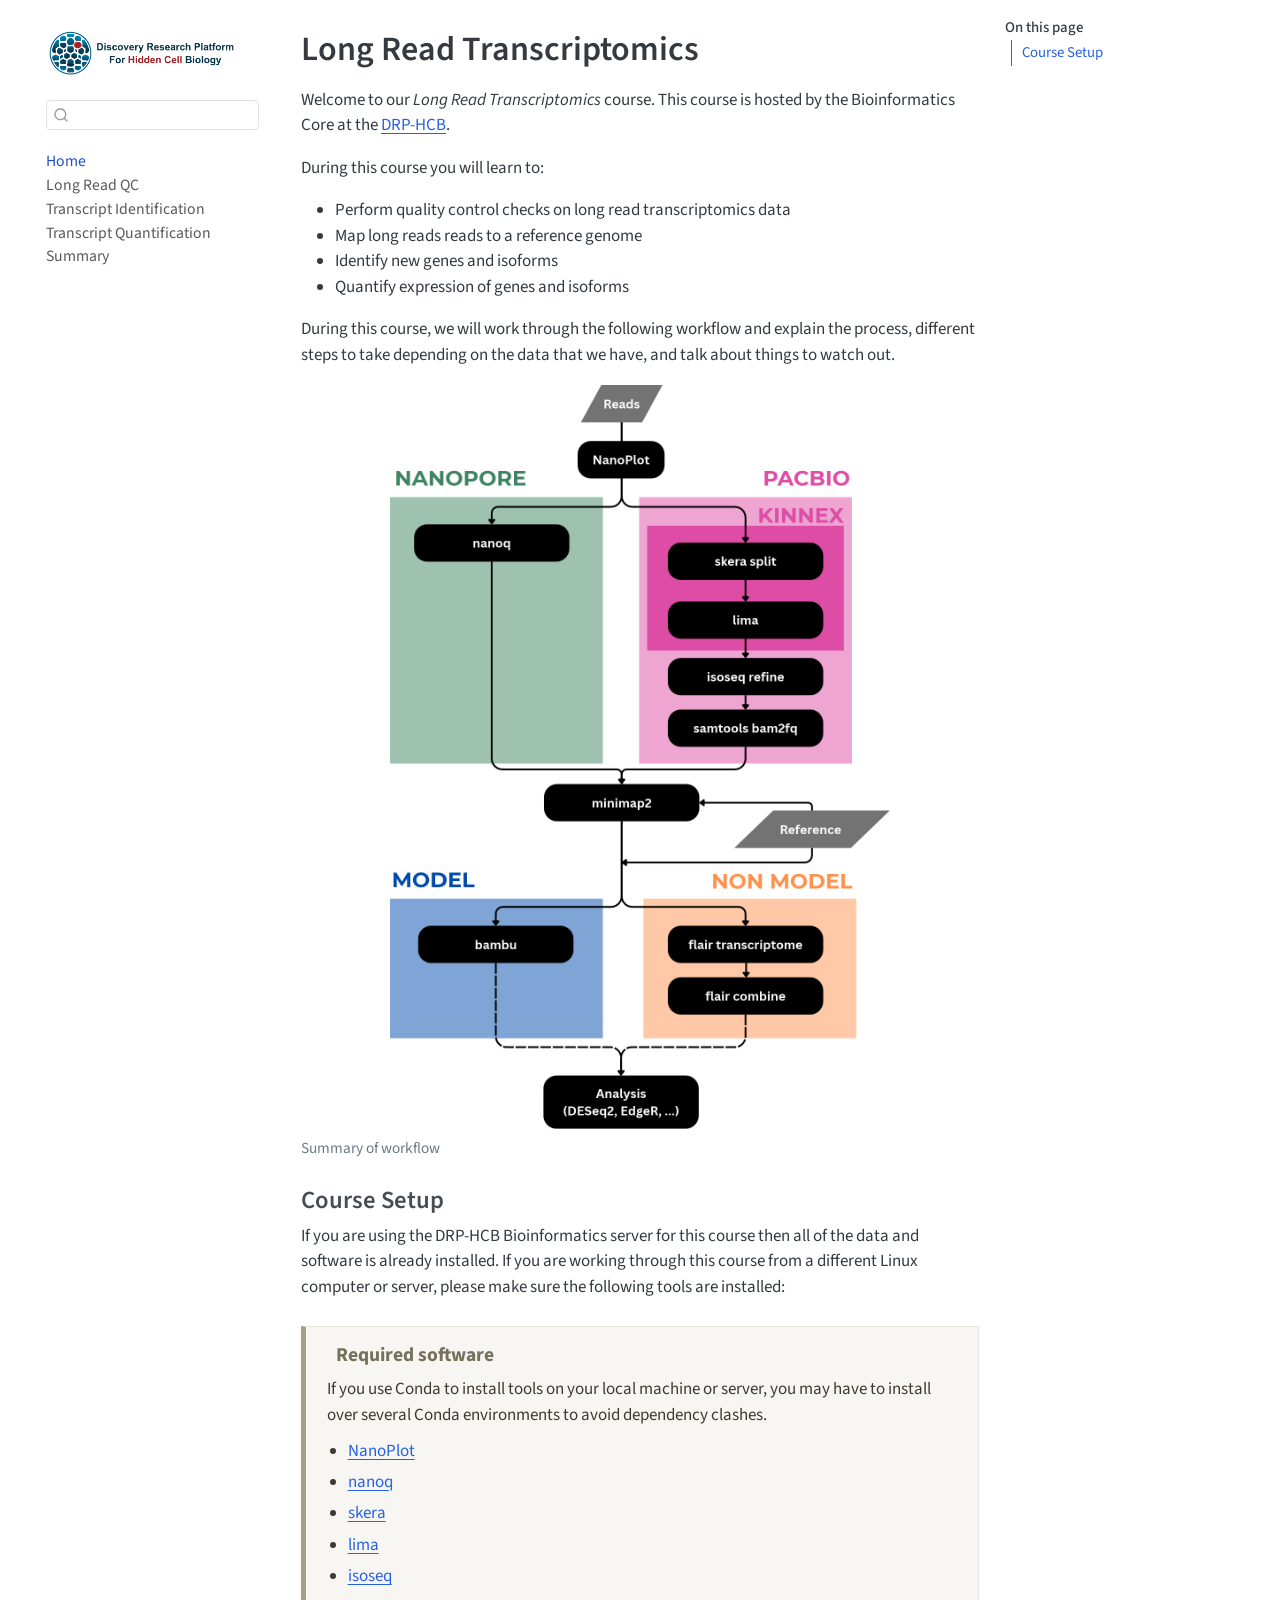
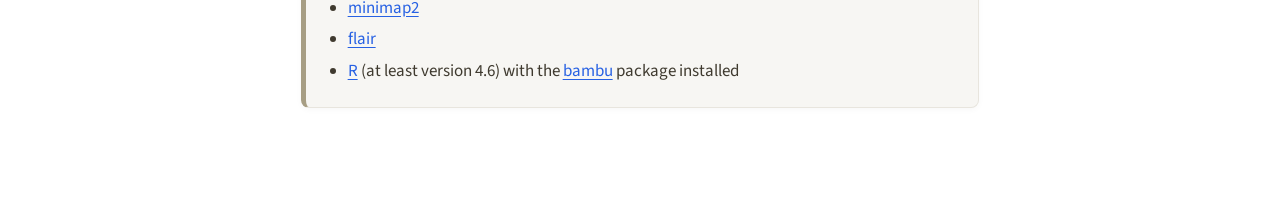
<file: docs/index.html>
<!DOCTYPE html>
<html xmlns="http://www.w3.org/1999/xhtml" lang="en" xml:lang="en"><head>

<meta charset="utf-8">
<meta name="generator" content="quarto-1.10.18">

<meta name="viewport" content="width=device-width, initial-scale=1.0, user-scalable=yes">


<title>Long Read Transcriptomics</title>
<style>
/* Default styles provided by pandoc.
** See https://pandoc.org/MANUAL.html#variables-for-html for config info.
*/
span.smallcaps{font-variant: small-caps;}
div.columns{display: flex; gap: 1.5em;}
div.column{flex: auto;}
@media screen {
div.columns{gap: min(4vw, 1.5em);}
div.column{overflow-x: auto;}
}
div.hanging-indent{margin-left: 1.5em; text-indent: -1.5em;}
ul.task-list{list-style: none;}
ul.task-list li input[type="checkbox"] {
  width: 0.8em;
  margin: 0 0.8em 0.2em -1em; /* quarto-specific, see https://github.com/quarto-dev/quarto-cli/issues/4556 */ 
  vertical-align: middle;
}
</style>


<script src="site_libs/quarto-nav/quarto-nav.js"></script>
<script src="site_libs/quarto-nav/headroom.min.js"></script>
<script src="site_libs/clipboard/clipboard.min.js"></script>
<script src="site_libs/quarto-search/autocomplete.umd.js"></script>
<script src="site_libs/quarto-search/fuse.min.js"></script>
<script src="site_libs/quarto-search/quarto-search.js"></script>
<meta name="quarto:offset" content="./">
<link href="./images/DRP_banner_transparent2.png" rel="icon" type="image/png">
<script src="site_libs/quarto-html/quarto.js" type="module"></script>
<script src="site_libs/quarto-html/tabsets/tabsets.js" type="module"></script>
<script src="site_libs/quarto-html/popper.min.js"></script>
<script src="site_libs/quarto-html/tippy.umd.min.js"></script>
<script src="site_libs/quarto-html/anchor.min.js"></script>
<link href="site_libs/quarto-html/tippy.css" rel="stylesheet">
<link href="site_libs/quarto-html/quarto-syntax-highlighting-713b0136666c1ca4047413a70816f99a.css" rel="stylesheet" class="quarto-color-scheme" id="quarto-text-highlighting-styles">
<link href="site_libs/quarto-html/quarto-syntax-highlighting-dark-d55ad538553833994e65ea0dc4f9e74e.css" rel="stylesheet" class="quarto-color-scheme quarto-color-alternate" id="quarto-text-highlighting-styles">
<link href="site_libs/quarto-html/quarto-syntax-highlighting-713b0136666c1ca4047413a70816f99a.css" rel="stylesheet" class="quarto-color-scheme-extra" id="quarto-text-highlighting-styles">
<script src="site_libs/bootstrap/bootstrap.min.js"></script>
<link href="site_libs/bootstrap/bootstrap-icons.css" rel="stylesheet">
<link href="site_libs/bootstrap/bootstrap-96db90ed46136dc576a4b74167903618.min.css" rel="stylesheet" append-hash="true" class="quarto-color-scheme" id="quarto-bootstrap" data-mode="light">
<link href="site_libs/bootstrap/bootstrap-dark-96db90ed46136dc576a4b74167903618.min.css" rel="stylesheet" append-hash="true" class="quarto-color-scheme quarto-color-alternate" id="quarto-bootstrap" data-mode="light">
<link href="site_libs/bootstrap/bootstrap-96db90ed46136dc576a4b74167903618.min.css" rel="stylesheet" append-hash="true" class="quarto-color-scheme-extra" id="quarto-bootstrap" data-mode="light">
<script id="quarto-search-options" type="application/json">{
  "location": "sidebar",
  "copy-button": false,
  "collapse-after": 3,
  "panel-placement": "start",
  "type": "textbox",
  "limit": 50,
  "keyboard-shortcut": [
    "f",
    "/",
    "s"
  ],
  "show-item-context": false,
  "language": {
    "search-no-results-text": "No results",
    "search-matching-documents-text": "matching documents",
    "search-copy-link-title": "Copy link to search",
    "search-hide-matches-text": "Hide additional matches",
    "search-more-match-text": "more match in this document",
    "search-more-matches-text": "more matches in this document",
    "search-clear-button-title": "Clear",
    "search-text-placeholder": "",
    "search-detached-cancel-button-title": "Cancel",
    "search-submit-button-title": "Submit",
    "search-label": "Search"
  }
}</script>


<link rel="stylesheet" href="challengestyles.css">
</head>

<body class="nav-sidebar floating quarto-light">

<div id="quarto-search-results"></div>
  <header id="quarto-header" class="headroom fixed-top">
  <nav class="quarto-secondary-nav">
    <div class="container-fluid d-flex">
      <button type="button" class="quarto-btn-toggle btn" data-bs-toggle="collapse" role="button" data-bs-target=".quarto-sidebar-collapse-item" aria-controls="quarto-sidebar" aria-expanded="false" aria-label="Toggle sidebar navigation" onclick="if (window.quartoToggleHeadroom) { window.quartoToggleHeadroom(); }">
        <i class="bi bi-layout-text-sidebar-reverse"></i>
      </button>
        <nav class="quarto-page-breadcrumbs" aria-label="breadcrumb"><ol class="breadcrumb"><li class="breadcrumb-item"><a href="./index.html">Home</a></li></ol></nav>
        <a class="flex-grow-1" role="navigation" data-bs-toggle="collapse" data-bs-target=".quarto-sidebar-collapse-item" aria-controls="quarto-sidebar" aria-expanded="false" aria-label="Toggle sidebar navigation" onclick="if (window.quartoToggleHeadroom) { window.quartoToggleHeadroom(); }">      
        </a>
      <button type="button" class="btn quarto-search-button" aria-label="Search" onclick="window.quartoOpenSearch();">
        <i class="bi bi-search"></i>
      </button>
    </div>
  </nav>
</header>
<!-- content -->
<div id="quarto-content" class="quarto-container page-columns page-rows-contents page-layout-article">
<!-- sidebar -->
  <nav id="quarto-sidebar" class="sidebar collapse collapse-horizontal quarto-sidebar-collapse-item sidebar-navigation floating overflow-auto">
    <div class="pt-lg-2 mt-2 text-left sidebar-header">
      <a href="./index.html" class="sidebar-logo-link">
      <img src="./images/DRP_banner_transparent2.png" alt="" class="sidebar-logo light-content py-0 d-lg-inline d-none">
      <img src="./images/DRP_banner_transparent2.png" alt="" class="sidebar-logo dark-content py-0 d-lg-inline d-none">
      </a>
      </div>
        <div class="mt-2 flex-shrink-0 align-items-center">
        <div class="sidebar-search">
        <div id="quarto-search" class="" title="Search"></div>
        </div>
        </div>
    <div class="sidebar-menu-container"> 
    <ul class="list-unstyled mt-1">
        <li class="sidebar-item">
  <div class="sidebar-item-container"> 
  <a href="./index.html" class="sidebar-item-text sidebar-link active">
 <span class="menu-text">Home</span></a>
  </div>
</li>
        <li class="sidebar-item">
  <div class="sidebar-item-container"> 
  <a href="./01_LongReadQC.html" class="sidebar-item-text sidebar-link">
 <span class="menu-text">Long Read QC</span></a>
  </div>
</li>
        <li class="sidebar-item">
  <div class="sidebar-item-container"> 
  <a href="./02_Identification.html" class="sidebar-item-text sidebar-link">
 <span class="menu-text">Transcript Identification</span></a>
  </div>
</li>
        <li class="sidebar-item">
  <div class="sidebar-item-container"> 
  <a href="./03_Quantification.html" class="sidebar-item-text sidebar-link">
 <span class="menu-text">Transcript Quantification</span></a>
  </div>
</li>
        <li class="sidebar-item">
  <div class="sidebar-item-container"> 
  <a href="./04_Summary.html" class="sidebar-item-text sidebar-link">
 <span class="menu-text">Summary</span></a>
  </div>
</li>
    </ul>
    </div>
</nav>
<div id="quarto-sidebar-glass" class="quarto-sidebar-collapse-item" data-bs-toggle="collapse" data-bs-target=".quarto-sidebar-collapse-item"></div>
<!-- margin-sidebar -->
    <div id="quarto-margin-sidebar" class="sidebar margin-sidebar">
        <nav id="TOC" role="doc-toc" class="toc-active">
    <h2 id="toc-title">On this page</h2>
   
  <ul>
  <li><a href="#course-setup" id="toc-course-setup" class="nav-link active" data-scroll-target="#course-setup">Course Setup</a></li>
  </ul>
</nav>
    </div>
<!-- main -->
<main class="content" id="quarto-document-content">

<header id="title-block-header" class="quarto-title-block default">
<div class="quarto-title">
<h1 class="title">Long Read Transcriptomics</h1>
</div>



<div class="quarto-title-meta">

    
  
    
  </div>
  


</header>


<p>Welcome to our <em>Long Read Transcriptomics</em> course. This course is hosted by the Bioinformatics Core at the <a href="https://biology.ed.ac.uk/drp">DRP-HCB</a>.</p>
<p>During this course you will learn to:</p>
<ul>
<li>Perform quality control checks on long read transcriptomics data</li>
<li>Map long reads reads to a reference genome</li>
<li>Identify new genes and isoforms</li>
<li>Quantify expression of genes and isoforms</li>
</ul>
<p>During this course, we will work through the following workflow and explain the process, different steps to take depending on the data that we have, and talk about things to watch out.</p>
<div class="quarto-figure quarto-figure-center">
<figure class="figure">
<p><img src="images/Summary.png" class="img-fluid figure-img" width="500"></p>
<figcaption>Summary of workflow</figcaption>
</figure>
</div>
<section id="course-setup" class="level3">
<h3 class="anchored">Course Setup</h3>
<p>If you are using the DRP-HCB Bioinformatics server for this course then all of the data and software is already installed. If you are working through this course from a different Linux computer or server, please make sure the following tools are installed:</p>
<div class="resources">
<h2 class="anchored" data-anchor-id="course-setup">
<i class="fas fa-save"></i> Required software
</h2>
<p>If you use Conda to install tools on your local machine or server, you may have to install over several Conda environments to avoid dependency clashes.</p>
<ul>
<li><a href="https://github.com/wdecoster/nanoplot">NanoPlot</a></li>
<li><a href="https://github.com/esteinig/nanoq">nanoq</a></li>
<li><a href="https://skera.how/">skera</a></li>
<li><a href="https://lima.how/">lima</a></li>
<li><a href="https://isoseq.how/">isoseq</a></li>
<li><a href="https://github.com/lh3/minimap2">minimap2</a></li>
<li><a href="https://flair.readthedocs.io/en/latest/modules.html">flair</a></li>
<li><a href="https://www.r-project.org/">R</a> (at least version 4.6) with the <a href="https://bioconductor.org/packages/release/bioc/html/bambu.html">bambu</a> package installed</li>
</ul>
</div>


</section>

</main> <!-- /main -->
<script id="quarto-html-after-body" type="application/javascript">
  window.document.addEventListener("DOMContentLoaded", function (event) {
    const icon = "";
    const anchorJS = new window.AnchorJS();
    anchorJS.options = {
      placement: 'right',
      icon: icon
    };
    anchorJS.add('.anchored');
    const isCodeAnnotation = (el) => {
      for (const clz of el.classList) {
        if (clz.startsWith('code-annotation-')) {                     
          return true;
        }
      }
      return false;
    }
    const onCopySuccess = function(e) {
      // button target
      const button = e.trigger;
      // don't keep focus
      button.blur();
      // flash "checked"
      button.classList.add('code-copy-button-checked');
      var currentTitle = button.getAttribute("title");
      button.setAttribute("title", "Copied!");
      let tooltip;
      if (window.bootstrap) {
        button.setAttribute("data-bs-toggle", "tooltip");
        button.setAttribute("data-bs-placement", "left");
        button.setAttribute("data-bs-title", "Copied!");
        tooltip = new bootstrap.Tooltip(button, 
          { trigger: "manual", 
            customClass: "code-copy-button-tooltip",
            offset: [0, -8]});
        tooltip.show();    
      }
      setTimeout(function() {
        if (tooltip) {
          tooltip.hide();
          button.removeAttribute("data-bs-title");
          button.removeAttribute("data-bs-toggle");
          button.removeAttribute("data-bs-placement");
        }
        button.setAttribute("title", currentTitle);
        button.classList.remove('code-copy-button-checked');
      }, 1000);
      // clear code selection
      e.clearSelection();
    }
    const getTextToCopy = function(trigger) {
      const outerScaffold = trigger.parentElement.cloneNode(true);
      const codeEl = outerScaffold.querySelector('code');
      for (const childEl of codeEl.children) {
        if (isCodeAnnotation(childEl)) {
          childEl.remove();
        }
      }
      return codeEl.innerText;
    }
    const clipboard = new window.ClipboardJS('.code-copy-button:not([data-in-quarto-modal])', {
      text: getTextToCopy
    });
    clipboard.on('success', onCopySuccess);
    if (window.document.getElementById('quarto-embedded-source-code-modal')) {
      const clipboardModal = new window.ClipboardJS('.code-copy-button[data-in-quarto-modal]', {
        text: getTextToCopy,
        container: window.document.getElementById('quarto-embedded-source-code-modal')
      });
      clipboardModal.on('success', onCopySuccess);
    }
      var localhostRegex = new RegExp(/^(?:http|https):\/\/localhost\:?[0-9]*\//);
      var mailtoRegex = new RegExp(/^mailto:/);
        var filterRegex = new RegExp('/' + window.location.host + '/');
      var isInternal = (href) => {
          return filterRegex.test(href) || localhostRegex.test(href) || mailtoRegex.test(href);
      }
      // Inspect non-navigation links and adorn them if external
     var links = window.document.querySelectorAll('a[href]:not(.nav-link):not(.navbar-brand):not(.toc-action):not(.sidebar-link):not(.sidebar-item-toggle):not(.pagination-link):not(.no-external):not([aria-hidden]):not(.dropdown-item):not(.quarto-navigation-tool):not(.about-link)');
      for (var i=0; i<links.length; i++) {
        const link = links[i];
        if (!isInternal(link.href)) {
          // undo the damage that might have been done by quarto-nav.js in the case of
          // links that we want to consider external
          if (link.dataset.originalHref !== undefined) {
            link.href = link.dataset.originalHref;
          }
            // target, if specified
            link.setAttribute("target", "_blank");
            if (link.getAttribute("rel") === null) {
              link.setAttribute("rel", "noopener");
            }
        }
      }
    function tippyHover(el, contentFn, onTriggerFn, onUntriggerFn) {
      const config = {
        allowHTML: true,
        maxWidth: 500,
        delay: 100,
        arrow: false,
        appendTo: function(el) {
            return el.parentElement;
        },
        interactive: true,
        interactiveBorder: 10,
        theme: 'quarto',
        placement: 'bottom-start',
      };
      if (contentFn) {
        config.content = contentFn;
      }
      if (onTriggerFn) {
        config.onTrigger = onTriggerFn;
      }
      if (onUntriggerFn) {
        config.onUntrigger = onUntriggerFn;
      }
      window.tippy(el, config); 
    }
    const noterefs = window.document.querySelectorAll('a[role="doc-noteref"]');
    for (var i=0; i<noterefs.length; i++) {
      const ref = noterefs[i];
      tippyHover(ref, function() {
        // use id or data attribute instead here
        let href = ref.getAttribute('data-footnote-href') || ref.getAttribute('href');
        try { href = new URL(href).hash; } catch {}
        const id = href.replace(/^#\/?/, "");
        const note = window.document.getElementById(id);
        if (note) {
          return note.innerHTML;
        } else {
          return "";
        }
      });
    }
    const xrefs = window.document.querySelectorAll('a.quarto-xref');
    const processXRef = (id, note) => {
      // Strip column container classes
      const stripColumnClz = (el) => {
        el.classList.remove("page-full", "page-columns");
        if (el.children) {
          for (const child of el.children) {
            stripColumnClz(child);
          }
        }
      }
      stripColumnClz(note)
      if (id === null || id.startsWith('sec-')) {
        // Special case sections, only their first couple elements
        const container = document.createElement("div");
        if (note.children && note.children.length > 2) {
          container.appendChild(note.children[0].cloneNode(true));
          for (let i = 1; i < note.children.length; i++) {
            const child = note.children[i];
            if (child.tagName === "P" && child.innerText === "") {
              continue;
            } else {
              container.appendChild(child.cloneNode(true));
              break;
            }
          }
          if (window.Quarto?.typesetMath) {
            window.Quarto.typesetMath(container);
          }
          return container.innerHTML
        } else {
          if (window.Quarto?.typesetMath) {
            window.Quarto.typesetMath(note);
          }
          return note.innerHTML;
        }
      } else {
        // Remove any anchor links if they are present
        const anchorLink = note.querySelector('a.anchorjs-link');
        if (anchorLink) {
          anchorLink.remove();
        }
        if (window.Quarto?.typesetMath) {
          window.Quarto.typesetMath(note);
        }
        if (note.classList.contains("callout")) {
          return note.outerHTML;
        } else {
          return note.innerHTML;
        }
      }
    }
    for (var i=0; i<xrefs.length; i++) {
      const xref = xrefs[i];
      tippyHover(xref, undefined, function(instance) {
        instance.disable();
        let url = xref.getAttribute('href');
        let hash = undefined; 
        if (url.startsWith('#')) {
          hash = url;
        } else {
          try { hash = new URL(url).hash; } catch {}
        }
        if (hash) {
          const id = hash.replace(/^#\/?/, "");
          const note = window.document.getElementById(id);
          if (note !== null) {
            try {
              const html = processXRef(id, note.cloneNode(true));
              instance.setContent(html);
            } finally {
              instance.enable();
              instance.show();
            }
          } else {
            // See if we can fetch this
            fetch(url.split('#')[0])
            .then(res => res.text())
            .then(html => {
              const parser = new DOMParser();
              const htmlDoc = parser.parseFromString(html, "text/html");
              const note = htmlDoc.getElementById(id);
              if (note !== null) {
                const html = processXRef(id, note);
                instance.setContent(html);
              } 
            }).finally(() => {
              instance.enable();
              instance.show();
            });
          }
        } else {
          // See if we can fetch a full url (with no hash to target)
          // This is a special case and we should probably do some content thinning / targeting
          fetch(url)
          .then(res => res.text())
          .then(html => {
            const parser = new DOMParser();
            const htmlDoc = parser.parseFromString(html, "text/html");
            const note = htmlDoc.querySelector('main.content');
            if (note !== null) {
              // This should only happen for chapter cross references
              // (since there is no id in the URL)
              // remove the first header
              if (note.children.length > 0 && note.children[0].tagName === "HEADER") {
                note.children[0].remove();
              }
              const html = processXRef(null, note);
              instance.setContent(html);
            } 
          }).finally(() => {
            instance.enable();
            instance.show();
          });
        }
      }, function(instance) {
      });
    }
        let selectedAnnoteEl;
        const selectorForAnnotation = ( cell, annotation) => {
          let cellAttr = 'data-code-cell="' + cell + '"';
          let lineAttr = 'data-code-annotation="' +  annotation + '"';
          const selector = 'span[' + cellAttr + '][' + lineAttr + ']';
          return selector;
        }
        const selectCodeLines = (annoteEl) => {
          const doc = window.document;
          const targetCell = annoteEl.getAttribute("data-target-cell");
          const targetAnnotation = annoteEl.getAttribute("data-target-annotation");
          const annoteSpan = window.document.querySelector(selectorForAnnotation(targetCell, targetAnnotation));
          const lines = annoteSpan.getAttribute("data-code-lines").split(",");
          const lineIds = lines.map((line) => {
            return targetCell + "-" + line;
          })
          let top = null;
          let height = null;
          let parent = null;
          if (lineIds.length > 0) {
              //compute the position of the single el (top and bottom and make a div)
              const el = window.document.getElementById(lineIds[0]);
              top = el.offsetTop;
              height = el.offsetHeight;
              parent = el.parentElement.parentElement;
            if (lineIds.length > 1) {
              const lastEl = window.document.getElementById(lineIds[lineIds.length - 1]);
              const bottom = lastEl.offsetTop + lastEl.offsetHeight;
              height = bottom - top;
            }
            if (top !== null && height !== null && parent !== null) {
              // cook up a div (if necessary) and position it 
              let div = window.document.getElementById("code-annotation-line-highlight");
              if (div === null) {
                div = window.document.createElement("div");
                div.setAttribute("id", "code-annotation-line-highlight");
                div.style.position = 'absolute';
                parent.appendChild(div);
              }
              div.style.top = top - 2 + "px";
              div.style.height = height + 4 + "px";
              div.style.left = 0;
              let gutterDiv = window.document.getElementById("code-annotation-line-highlight-gutter");
              if (gutterDiv === null) {
                gutterDiv = window.document.createElement("div");
                gutterDiv.setAttribute("id", "code-annotation-line-highlight-gutter");
                gutterDiv.style.position = 'absolute';
                const codeCell = window.document.getElementById(targetCell);
                const gutter = codeCell.querySelector('.code-annotation-gutter');
                gutter.appendChild(gutterDiv);
              }
              gutterDiv.style.top = top - 2 + "px";
              gutterDiv.style.height = height + 4 + "px";
            }
            selectedAnnoteEl = annoteEl;
          }
        };
        const unselectCodeLines = () => {
          const elementsIds = ["code-annotation-line-highlight", "code-annotation-line-highlight-gutter"];
          elementsIds.forEach((elId) => {
            const div = window.document.getElementById(elId);
            if (div) {
              div.remove();
            }
          });
          selectedAnnoteEl = undefined;
        };
          // Handle positioning of the toggle
      window.addEventListener(
        "resize",
        throttle(() => {
          elRect = undefined;
          if (selectedAnnoteEl) {
            selectCodeLines(selectedAnnoteEl);
          }
        }, 10)
      );
      function throttle(fn, ms) {
      let throttle = false;
      let timer;
        return (...args) => {
          if(!throttle) { // first call gets through
              fn.apply(this, args);
              throttle = true;
          } else { // all the others get throttled
              if(timer) clearTimeout(timer); // cancel #2
              timer = setTimeout(() => {
                fn.apply(this, args);
                timer = throttle = false;
              }, ms);
          }
        };
      }
        // Attach click handler to the DT
        const annoteDls = window.document.querySelectorAll('dt[data-target-cell]');
        for (const annoteDlNode of annoteDls) {
          annoteDlNode.addEventListener('click', (event) => {
            const clickedEl = event.target;
            if (clickedEl !== selectedAnnoteEl) {
              unselectCodeLines();
              const activeEl = window.document.querySelector('dt[data-target-cell].code-annotation-active');
              if (activeEl) {
                activeEl.classList.remove('code-annotation-active');
              }
              selectCodeLines(clickedEl);
              clickedEl.classList.add('code-annotation-active');
            } else {
              // Unselect the line
              unselectCodeLines();
              clickedEl.classList.remove('code-annotation-active');
            }
          });
        }
    const findCites = (el) => {
      const parentEl = el.parentElement;
      if (parentEl) {
        const cites = parentEl.dataset.cites;
        if (cites) {
          return {
            el,
            cites: cites.split(' ')
          };
        } else {
          return findCites(el.parentElement)
        }
      } else {
        return undefined;
      }
    };
    var bibliorefs = window.document.querySelectorAll('a[role="doc-biblioref"]');
    for (var i=0; i<bibliorefs.length; i++) {
      const ref = bibliorefs[i];
      const citeInfo = findCites(ref);
      if (citeInfo) {
        tippyHover(citeInfo.el, function() {
          var popup = window.document.createElement('div');
          citeInfo.cites.forEach(function(cite) {
            var citeDiv = window.document.createElement('div');
            citeDiv.classList.add('hanging-indent');
            citeDiv.classList.add('csl-entry');
            var biblioDiv = window.document.getElementById('ref-' + cite);
            if (biblioDiv) {
              citeDiv.innerHTML = biblioDiv.innerHTML;
            }
            popup.appendChild(citeDiv);
          });
          return popup.innerHTML;
        });
      }
    }
  });
  </script>
</div> <!-- /content -->




</body></html>
</file>
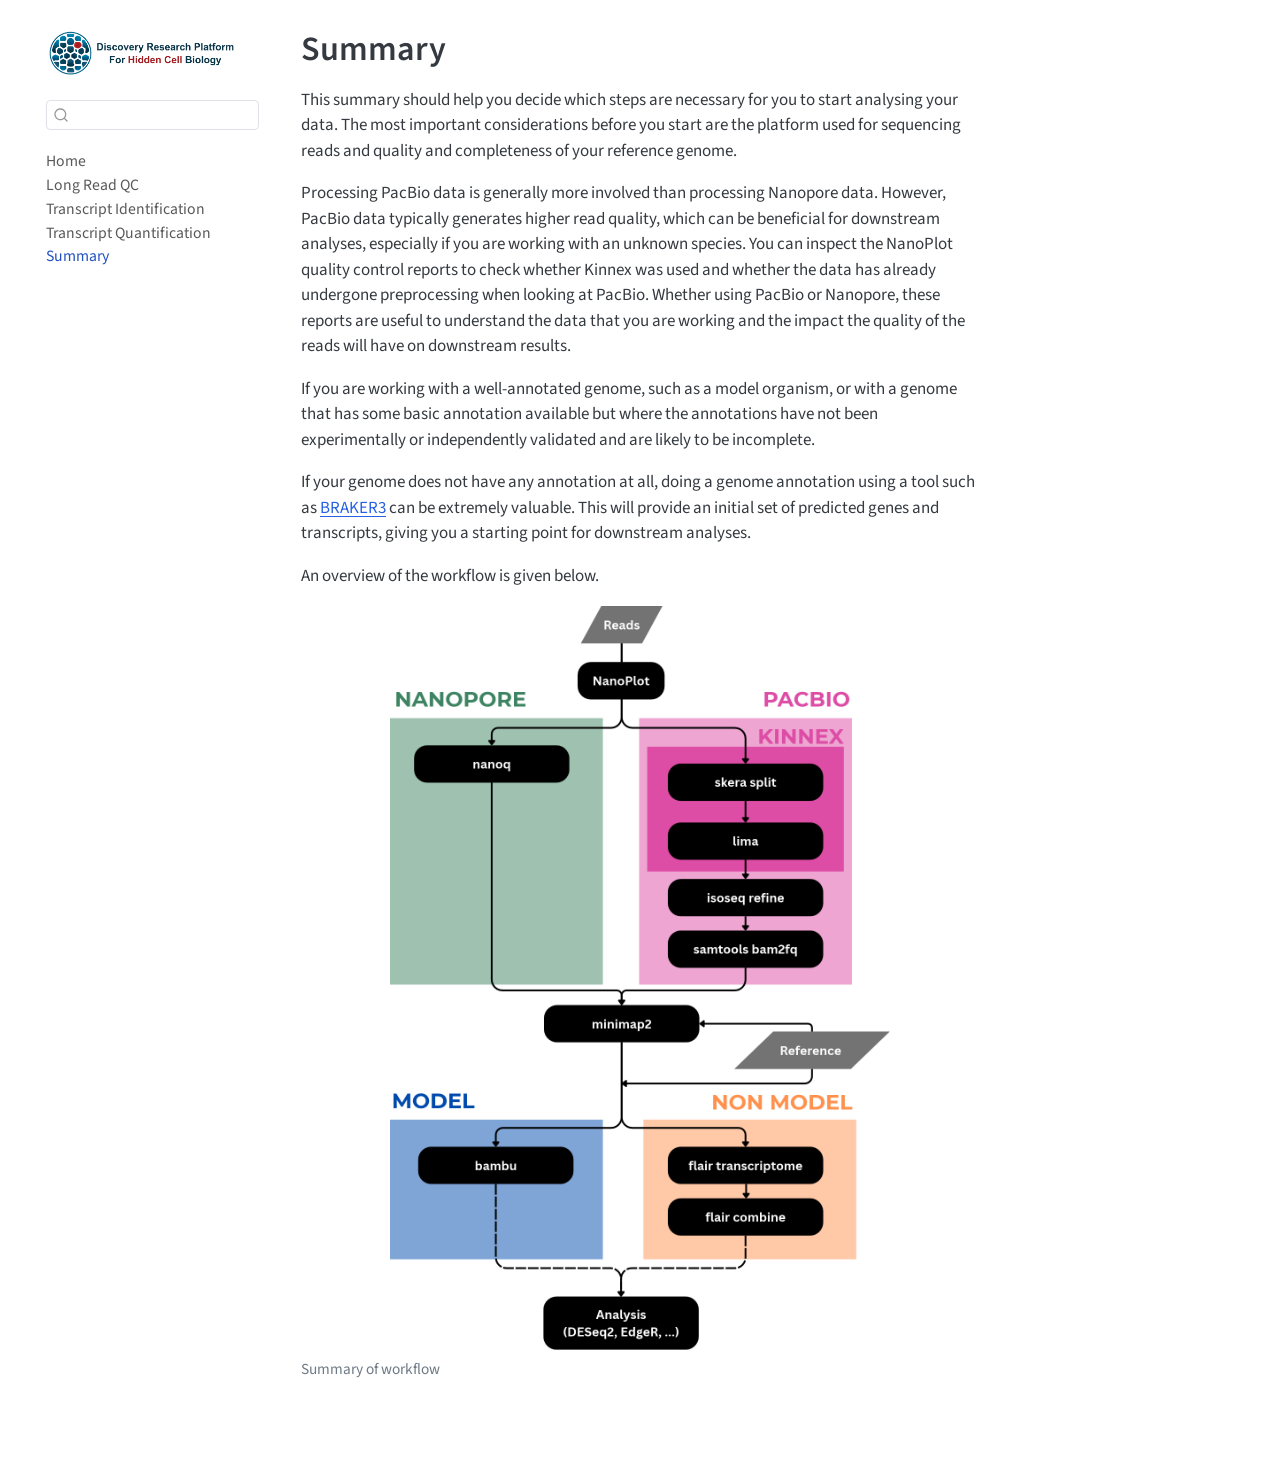
<file: docs/04_Summary.html>
<!DOCTYPE html>
<html xmlns="http://www.w3.org/1999/xhtml" lang="en" xml:lang="en"><head>

<meta charset="utf-8">
<meta name="generator" content="quarto-1.10.18">

<meta name="viewport" content="width=device-width, initial-scale=1.0, user-scalable=yes">


<title>Summary – Long Read Transcriptomics</title>
<style>
/* Default styles provided by pandoc.
** See https://pandoc.org/MANUAL.html#variables-for-html for config info.
*/
span.smallcaps{font-variant: small-caps;}
div.columns{display: flex; gap: 1.5em;}
div.column{flex: auto;}
@media screen {
div.columns{gap: min(4vw, 1.5em);}
div.column{overflow-x: auto;}
}
div.hanging-indent{margin-left: 1.5em; text-indent: -1.5em;}
ul.task-list{list-style: none;}
ul.task-list li input[type="checkbox"] {
  width: 0.8em;
  margin: 0 0.8em 0.2em -1em; /* quarto-specific, see https://github.com/quarto-dev/quarto-cli/issues/4556 */ 
  vertical-align: middle;
}
</style>


<script src="site_libs/quarto-nav/quarto-nav.js"></script>
<script src="site_libs/quarto-nav/headroom.min.js"></script>
<script src="site_libs/clipboard/clipboard.min.js"></script>
<script src="site_libs/quarto-search/autocomplete.umd.js"></script>
<script src="site_libs/quarto-search/fuse.min.js"></script>
<script src="site_libs/quarto-search/quarto-search.js"></script>
<meta name="quarto:offset" content="./">
<link href="./images/DRP_banner_transparent2.png" rel="icon" type="image/png">
<script src="site_libs/quarto-html/quarto.js" type="module"></script>
<script src="site_libs/quarto-html/tabsets/tabsets.js" type="module"></script>
<script src="site_libs/quarto-html/popper.min.js"></script>
<script src="site_libs/quarto-html/tippy.umd.min.js"></script>
<script src="site_libs/quarto-html/anchor.min.js"></script>
<link href="site_libs/quarto-html/tippy.css" rel="stylesheet">
<link href="site_libs/quarto-html/quarto-syntax-highlighting-64a204ab8560d761af7679ceaba22944.css" rel="stylesheet" class="quarto-color-scheme" id="quarto-text-highlighting-styles">
<link href="site_libs/quarto-html/quarto-syntax-highlighting-dark-b85bc7c33db8c58e0ec93c3465666fed.css" rel="stylesheet" class="quarto-color-scheme quarto-color-alternate" id="quarto-text-highlighting-styles">
<link href="site_libs/quarto-html/quarto-syntax-highlighting-64a204ab8560d761af7679ceaba22944.css" rel="stylesheet" class="quarto-color-scheme-extra" id="quarto-text-highlighting-styles">
<script src="site_libs/bootstrap/bootstrap.min.js"></script>
<link href="site_libs/bootstrap/bootstrap-icons.css" rel="stylesheet">
<link href="site_libs/bootstrap/bootstrap-172ba59bd5e0b52282274ba0c0cc16fc.min.css" rel="stylesheet" append-hash="true" class="quarto-color-scheme" id="quarto-bootstrap" data-mode="light">
<link href="site_libs/bootstrap/bootstrap-dark-172ba59bd5e0b52282274ba0c0cc16fc.min.css" rel="stylesheet" append-hash="true" class="quarto-color-scheme quarto-color-alternate" id="quarto-bootstrap" data-mode="light">
<link href="site_libs/bootstrap/bootstrap-172ba59bd5e0b52282274ba0c0cc16fc.min.css" rel="stylesheet" append-hash="true" class="quarto-color-scheme-extra" id="quarto-bootstrap" data-mode="light">
<script id="quarto-search-options" type="application/json">{
  "location": "sidebar",
  "copy-button": false,
  "collapse-after": 3,
  "panel-placement": "start",
  "type": "textbox",
  "limit": 50,
  "keyboard-shortcut": [
    "f",
    "/",
    "s"
  ],
  "show-item-context": false,
  "language": {
    "search-no-results-text": "No results",
    "search-matching-documents-text": "matching documents",
    "search-copy-link-title": "Copy link to search",
    "search-hide-matches-text": "Hide additional matches",
    "search-more-match-text": "more match in this document",
    "search-more-matches-text": "more matches in this document",
    "search-clear-button-title": "Clear",
    "search-text-placeholder": "",
    "search-detached-cancel-button-title": "Cancel",
    "search-submit-button-title": "Submit",
    "search-label": "Search"
  }
}</script>


<link rel="stylesheet" href="challengestyles.css">
</head>

<body class="nav-sidebar floating quarto-light">

<div id="quarto-search-results"></div>
  <header id="quarto-header" class="headroom fixed-top">
  <nav class="quarto-secondary-nav">
    <div class="container-fluid d-flex">
      <button type="button" class="quarto-btn-toggle btn" data-bs-toggle="collapse" role="button" data-bs-target=".quarto-sidebar-collapse-item" aria-controls="quarto-sidebar" aria-expanded="false" aria-label="Toggle sidebar navigation" onclick="if (window.quartoToggleHeadroom) { window.quartoToggleHeadroom(); }">
        <i class="bi bi-layout-text-sidebar-reverse"></i>
      </button>
        <nav class="quarto-page-breadcrumbs" aria-label="breadcrumb"><ol class="breadcrumb"><li class="breadcrumb-item"><a href="./04_Summary.html">Summary</a></li></ol></nav>
        <a class="flex-grow-1" role="navigation" data-bs-toggle="collapse" data-bs-target=".quarto-sidebar-collapse-item" aria-controls="quarto-sidebar" aria-expanded="false" aria-label="Toggle sidebar navigation" onclick="if (window.quartoToggleHeadroom) { window.quartoToggleHeadroom(); }">      
        </a>
      <button type="button" class="btn quarto-search-button" aria-label="Search" onclick="window.quartoOpenSearch();">
        <i class="bi bi-search"></i>
      </button>
    </div>
  </nav>
</header>
<!-- content -->
<div id="quarto-content" class="quarto-container page-columns page-rows-contents page-layout-article">
<!-- sidebar -->
  <nav id="quarto-sidebar" class="sidebar collapse collapse-horizontal quarto-sidebar-collapse-item sidebar-navigation floating overflow-auto">
    <div class="pt-lg-2 mt-2 text-left sidebar-header">
      <a href="./index.html" class="sidebar-logo-link">
      <img src="./images/DRP_banner_transparent2.png" alt="" class="sidebar-logo light-content py-0 d-lg-inline d-none">
      <img src="./images/DRP_banner_transparent2.png" alt="" class="sidebar-logo dark-content py-0 d-lg-inline d-none">
      </a>
      </div>
        <div class="mt-2 flex-shrink-0 align-items-center">
        <div class="sidebar-search">
        <div id="quarto-search" class="" title="Search"></div>
        </div>
        </div>
    <div class="sidebar-menu-container"> 
    <ul class="list-unstyled mt-1">
        <li class="sidebar-item">
  <div class="sidebar-item-container"> 
  <a href="./index.html" class="sidebar-item-text sidebar-link">
 <span class="menu-text">Home</span></a>
  </div>
</li>
        <li class="sidebar-item">
  <div class="sidebar-item-container"> 
  <a href="./01_LongReadQC.html" class="sidebar-item-text sidebar-link">
 <span class="menu-text">Long Read QC</span></a>
  </div>
</li>
        <li class="sidebar-item">
  <div class="sidebar-item-container"> 
  <a href="./02_Identification.html" class="sidebar-item-text sidebar-link">
 <span class="menu-text">Transcript Identification</span></a>
  </div>
</li>
        <li class="sidebar-item">
  <div class="sidebar-item-container"> 
  <a href="./03_Quantification.html" class="sidebar-item-text sidebar-link">
 <span class="menu-text">Transcript Quantification</span></a>
  </div>
</li>
        <li class="sidebar-item">
  <div class="sidebar-item-container"> 
  <a href="./04_Summary.html" class="sidebar-item-text sidebar-link active">
 <span class="menu-text">Summary</span></a>
  </div>
</li>
    </ul>
    </div>
</nav>
<div id="quarto-sidebar-glass" class="quarto-sidebar-collapse-item" data-bs-toggle="collapse" data-bs-target=".quarto-sidebar-collapse-item"></div>
<!-- margin-sidebar -->
    <div id="quarto-margin-sidebar" class="sidebar margin-sidebar zindex-bottom">
        
    </div>
<!-- main -->
<main class="content" id="quarto-document-content">

<header id="title-block-header" class="quarto-title-block default">
<div class="quarto-title">
<h1 class="title">Summary</h1>
</div>



<div class="quarto-title-meta">

    
  
    
  </div>
  


</header>


<p>This summary should help you decide which steps are necessary for you to start analysing your data. The most important considerations before you start are the platform used for sequencing reads and quality and completeness of your reference genome.</p>
<p>Processing PacBio data is generally more involved than processing Nanopore data. However, PacBio data typically generates higher read quality, which can be beneficial for downstream analyses, especially if you are working with an unknown species. You can inspect the NanoPlot quality control reports to check whether Kinnex was used and whether the data has already undergone preprocessing when looking at PacBio. Whether using PacBio or Nanopore, these reports are useful to understand the data that you are working and the impact the quality of the reads will have on downstream results.</p>
<p>If you are working with a well-annotated genome, such as a model organism, or with a genome that has some basic annotation available but where the annotations have not been experimentally or independently validated and are likely to be incomplete.</p>
<p>If your genome does not have any annotation at all, doing a genome annotation using a tool such as <a href="https://pubmed.ncbi.nlm.nih.gov/37398387/">BRAKER3</a> can be extremely valuable. This will provide an initial set of predicted genes and transcripts, giving you a starting point for downstream analyses.</p>
<p>An overview of the workflow is given below.</p>
<div class="quarto-figure quarto-figure-center">
<figure class="figure">
<p><img src="images/Summary.png" class="img-fluid figure-img" width="500"></p>
<figcaption>Summary of workflow</figcaption>
</figure>
</div>



</main> <!-- /main -->
<script id="quarto-html-after-body" type="application/javascript">
  window.document.addEventListener("DOMContentLoaded", function (event) {
    const icon = "";
    const anchorJS = new window.AnchorJS();
    anchorJS.options = {
      placement: 'right',
      icon: icon
    };
    anchorJS.add('.anchored');
    const isCodeAnnotation = (el) => {
      for (const clz of el.classList) {
        if (clz.startsWith('code-annotation-')) {                     
          return true;
        }
      }
      return false;
    }
    const onCopySuccess = function(e) {
      // button target
      const button = e.trigger;
      // don't keep focus
      button.blur();
      // flash "checked"
      button.classList.add('code-copy-button-checked');
      var currentTitle = button.getAttribute("title");
      button.setAttribute("title", "Copied!");
      let tooltip;
      if (window.bootstrap) {
        button.setAttribute("data-bs-toggle", "tooltip");
        button.setAttribute("data-bs-placement", "left");
        button.setAttribute("data-bs-title", "Copied!");
        tooltip = new bootstrap.Tooltip(button, 
          { trigger: "manual", 
            customClass: "code-copy-button-tooltip",
            offset: [0, -8]});
        tooltip.show();    
      }
      setTimeout(function() {
        if (tooltip) {
          tooltip.hide();
          button.removeAttribute("data-bs-title");
          button.removeAttribute("data-bs-toggle");
          button.removeAttribute("data-bs-placement");
        }
        button.setAttribute("title", currentTitle);
        button.classList.remove('code-copy-button-checked');
      }, 1000);
      // clear code selection
      e.clearSelection();
    }
    const getTextToCopy = function(trigger) {
      const outerScaffold = trigger.parentElement.cloneNode(true);
      const codeEl = outerScaffold.querySelector('code');
      for (const childEl of codeEl.children) {
        if (isCodeAnnotation(childEl)) {
          childEl.remove();
        }
      }
      return codeEl.innerText;
    }
    const clipboard = new window.ClipboardJS('.code-copy-button:not([data-in-quarto-modal])', {
      text: getTextToCopy
    });
    clipboard.on('success', onCopySuccess);
    if (window.document.getElementById('quarto-embedded-source-code-modal')) {
      const clipboardModal = new window.ClipboardJS('.code-copy-button[data-in-quarto-modal]', {
        text: getTextToCopy,
        container: window.document.getElementById('quarto-embedded-source-code-modal')
      });
      clipboardModal.on('success', onCopySuccess);
    }
      var localhostRegex = new RegExp(/^(?:http|https):\/\/localhost\:?[0-9]*\//);
      var mailtoRegex = new RegExp(/^mailto:/);
        var filterRegex = new RegExp('/' + window.location.host + '/');
      var isInternal = (href) => {
          return filterRegex.test(href) || localhostRegex.test(href) || mailtoRegex.test(href);
      }
      // Inspect non-navigation links and adorn them if external
     var links = window.document.querySelectorAll('a[href]:not(.nav-link):not(.navbar-brand):not(.toc-action):not(.sidebar-link):not(.sidebar-item-toggle):not(.pagination-link):not(.no-external):not([aria-hidden]):not(.dropdown-item):not(.quarto-navigation-tool):not(.about-link)');
      for (var i=0; i<links.length; i++) {
        const link = links[i];
        if (!isInternal(link.href)) {
          // undo the damage that might have been done by quarto-nav.js in the case of
          // links that we want to consider external
          if (link.dataset.originalHref !== undefined) {
            link.href = link.dataset.originalHref;
          }
            // target, if specified
            link.setAttribute("target", "_blank");
            if (link.getAttribute("rel") === null) {
              link.setAttribute("rel", "noopener");
            }
        }
      }
    function tippyHover(el, contentFn, onTriggerFn, onUntriggerFn) {
      const config = {
        allowHTML: true,
        maxWidth: 500,
        delay: 100,
        arrow: false,
        appendTo: function(el) {
            return el.parentElement;
        },
        interactive: true,
        interactiveBorder: 10,
        theme: 'quarto',
        placement: 'bottom-start',
      };
      if (contentFn) {
        config.content = contentFn;
      }
      if (onTriggerFn) {
        config.onTrigger = onTriggerFn;
      }
      if (onUntriggerFn) {
        config.onUntrigger = onUntriggerFn;
      }
      window.tippy(el, config); 
    }
    const noterefs = window.document.querySelectorAll('a[role="doc-noteref"]');
    for (var i=0; i<noterefs.length; i++) {
      const ref = noterefs[i];
      tippyHover(ref, function() {
        // use id or data attribute instead here
        let href = ref.getAttribute('data-footnote-href') || ref.getAttribute('href');
        try { href = new URL(href).hash; } catch {}
        const id = href.replace(/^#\/?/, "");
        const note = window.document.getElementById(id);
        if (note) {
          return note.innerHTML;
        } else {
          return "";
        }
      });
    }
    const xrefs = window.document.querySelectorAll('a.quarto-xref');
    const processXRef = (id, note) => {
      // Strip column container classes
      const stripColumnClz = (el) => {
        el.classList.remove("page-full", "page-columns");
        if (el.children) {
          for (const child of el.children) {
            stripColumnClz(child);
          }
        }
      }
      stripColumnClz(note)
      if (id === null || id.startsWith('sec-')) {
        // Special case sections, only their first couple elements
        const container = document.createElement("div");
        if (note.children && note.children.length > 2) {
          container.appendChild(note.children[0].cloneNode(true));
          for (let i = 1; i < note.children.length; i++) {
            const child = note.children[i];
            if (child.tagName === "P" && child.innerText === "") {
              continue;
            } else {
              container.appendChild(child.cloneNode(true));
              break;
            }
          }
          if (window.Quarto?.typesetMath) {
            window.Quarto.typesetMath(container);
          }
          return container.innerHTML
        } else {
          if (window.Quarto?.typesetMath) {
            window.Quarto.typesetMath(note);
          }
          return note.innerHTML;
        }
      } else {
        // Remove any anchor links if they are present
        const anchorLink = note.querySelector('a.anchorjs-link');
        if (anchorLink) {
          anchorLink.remove();
        }
        if (window.Quarto?.typesetMath) {
          window.Quarto.typesetMath(note);
        }
        if (note.classList.contains("callout")) {
          return note.outerHTML;
        } else {
          return note.innerHTML;
        }
      }
    }
    for (var i=0; i<xrefs.length; i++) {
      const xref = xrefs[i];
      tippyHover(xref, undefined, function(instance) {
        instance.disable();
        let url = xref.getAttribute('href');
        let hash = undefined; 
        if (url.startsWith('#')) {
          hash = url;
        } else {
          try { hash = new URL(url).hash; } catch {}
        }
        if (hash) {
          const id = hash.replace(/^#\/?/, "");
          const note = window.document.getElementById(id);
          if (note !== null) {
            try {
              const html = processXRef(id, note.cloneNode(true));
              instance.setContent(html);
            } finally {
              instance.enable();
              instance.show();
            }
          } else {
            // See if we can fetch this
            fetch(url.split('#')[0])
            .then(res => res.text())
            .then(html => {
              const parser = new DOMParser();
              const htmlDoc = parser.parseFromString(html, "text/html");
              const note = htmlDoc.getElementById(id);
              if (note !== null) {
                const html = processXRef(id, note);
                instance.setContent(html);
              } 
            }).finally(() => {
              instance.enable();
              instance.show();
            });
          }
        } else {
          // See if we can fetch a full url (with no hash to target)
          // This is a special case and we should probably do some content thinning / targeting
          fetch(url)
          .then(res => res.text())
          .then(html => {
            const parser = new DOMParser();
            const htmlDoc = parser.parseFromString(html, "text/html");
            const note = htmlDoc.querySelector('main.content');
            if (note !== null) {
              // This should only happen for chapter cross references
              // (since there is no id in the URL)
              // remove the first header
              if (note.children.length > 0 && note.children[0].tagName === "HEADER") {
                note.children[0].remove();
              }
              const html = processXRef(null, note);
              instance.setContent(html);
            } 
          }).finally(() => {
            instance.enable();
            instance.show();
          });
        }
      }, function(instance) {
      });
    }
        let selectedAnnoteEl;
        const selectorForAnnotation = ( cell, annotation) => {
          let cellAttr = 'data-code-cell="' + cell + '"';
          let lineAttr = 'data-code-annotation="' +  annotation + '"';
          const selector = 'span[' + cellAttr + '][' + lineAttr + ']';
          return selector;
        }
        const selectCodeLines = (annoteEl) => {
          const doc = window.document;
          const targetCell = annoteEl.getAttribute("data-target-cell");
          const targetAnnotation = annoteEl.getAttribute("data-target-annotation");
          const annoteSpan = window.document.querySelector(selectorForAnnotation(targetCell, targetAnnotation));
          const lines = annoteSpan.getAttribute("data-code-lines").split(",");
          const lineIds = lines.map((line) => {
            return targetCell + "-" + line;
          })
          let top = null;
          let height = null;
          let parent = null;
          if (lineIds.length > 0) {
              //compute the position of the single el (top and bottom and make a div)
              const el = window.document.getElementById(lineIds[0]);
              top = el.offsetTop;
              height = el.offsetHeight;
              parent = el.parentElement.parentElement;
            if (lineIds.length > 1) {
              const lastEl = window.document.getElementById(lineIds[lineIds.length - 1]);
              const bottom = lastEl.offsetTop + lastEl.offsetHeight;
              height = bottom - top;
            }
            if (top !== null && height !== null && parent !== null) {
              // cook up a div (if necessary) and position it 
              let div = window.document.getElementById("code-annotation-line-highlight");
              if (div === null) {
                div = window.document.createElement("div");
                div.setAttribute("id", "code-annotation-line-highlight");
                div.style.position = 'absolute';
                parent.appendChild(div);
              }
              div.style.top = top - 2 + "px";
              div.style.height = height + 4 + "px";
              div.style.left = 0;
              let gutterDiv = window.document.getElementById("code-annotation-line-highlight-gutter");
              if (gutterDiv === null) {
                gutterDiv = window.document.createElement("div");
                gutterDiv.setAttribute("id", "code-annotation-line-highlight-gutter");
                gutterDiv.style.position = 'absolute';
                const codeCell = window.document.getElementById(targetCell);
                const gutter = codeCell.querySelector('.code-annotation-gutter');
                gutter.appendChild(gutterDiv);
              }
              gutterDiv.style.top = top - 2 + "px";
              gutterDiv.style.height = height + 4 + "px";
            }
            selectedAnnoteEl = annoteEl;
          }
        };
        const unselectCodeLines = () => {
          const elementsIds = ["code-annotation-line-highlight", "code-annotation-line-highlight-gutter"];
          elementsIds.forEach((elId) => {
            const div = window.document.getElementById(elId);
            if (div) {
              div.remove();
            }
          });
          selectedAnnoteEl = undefined;
        };
          // Handle positioning of the toggle
      window.addEventListener(
        "resize",
        throttle(() => {
          elRect = undefined;
          if (selectedAnnoteEl) {
            selectCodeLines(selectedAnnoteEl);
          }
        }, 10)
      );
      function throttle(fn, ms) {
      let throttle = false;
      let timer;
        return (...args) => {
          if(!throttle) { // first call gets through
              fn.apply(this, args);
              throttle = true;
          } else { // all the others get throttled
              if(timer) clearTimeout(timer); // cancel #2
              timer = setTimeout(() => {
                fn.apply(this, args);
                timer = throttle = false;
              }, ms);
          }
        };
      }
        // Attach click handler to the DT
        const annoteDls = window.document.querySelectorAll('dt[data-target-cell]');
        for (const annoteDlNode of annoteDls) {
          annoteDlNode.addEventListener('click', (event) => {
            const clickedEl = event.target;
            if (clickedEl !== selectedAnnoteEl) {
              unselectCodeLines();
              const activeEl = window.document.querySelector('dt[data-target-cell].code-annotation-active');
              if (activeEl) {
                activeEl.classList.remove('code-annotation-active');
              }
              selectCodeLines(clickedEl);
              clickedEl.classList.add('code-annotation-active');
            } else {
              // Unselect the line
              unselectCodeLines();
              clickedEl.classList.remove('code-annotation-active');
            }
          });
        }
    const findCites = (el) => {
      const parentEl = el.parentElement;
      if (parentEl) {
        const cites = parentEl.dataset.cites;
        if (cites) {
          return {
            el,
            cites: cites.split(' ')
          };
        } else {
          return findCites(el.parentElement)
        }
      } else {
        return undefined;
      }
    };
    var bibliorefs = window.document.querySelectorAll('a[role="doc-biblioref"]');
    for (var i=0; i<bibliorefs.length; i++) {
      const ref = bibliorefs[i];
      const citeInfo = findCites(ref);
      if (citeInfo) {
        tippyHover(citeInfo.el, function() {
          var popup = window.document.createElement('div');
          citeInfo.cites.forEach(function(cite) {
            var citeDiv = window.document.createElement('div');
            citeDiv.classList.add('hanging-indent');
            citeDiv.classList.add('csl-entry');
            var biblioDiv = window.document.getElementById('ref-' + cite);
            if (biblioDiv) {
              citeDiv.innerHTML = biblioDiv.innerHTML;
            }
            popup.appendChild(citeDiv);
          });
          return popup.innerHTML;
        });
      }
    }
  });
  </script>
</div> <!-- /content -->




</body></html>
</file>
<file: docs/site_libs/quarto-html/tippy.css>
.tippy-box[data-animation=fade][data-state=hidden]{opacity:0}[data-tippy-root]{max-width:calc(100vw - 10px)}.tippy-box{position:relative;background-color:#333;color:#fff;border-radius:4px;font-size:14px;line-height:1.4;white-space:normal;outline:0;transition-property:transform,visibility,opacity}.tippy-box[data-placement^=top]>.tippy-arrow{bottom:0}.tippy-box[data-placement^=top]>.tippy-arrow:before{bottom:-7px;left:0;border-width:8px 8px 0;border-top-color:initial;transform-origin:center top}.tippy-box[data-placement^=bottom]>.tippy-arrow{top:0}.tippy-box[data-placement^=bottom]>.tippy-arrow:before{top:-7px;left:0;border-width:0 8px 8px;border-bottom-color:initial;transform-origin:center bottom}.tippy-box[data-placement^=left]>.tippy-arrow{right:0}.tippy-box[data-placement^=left]>.tippy-arrow:before{border-width:8px 0 8px 8px;border-left-color:initial;right:-7px;transform-origin:center left}.tippy-box[data-placement^=right]>.tippy-arrow{left:0}.tippy-box[data-placement^=right]>.tippy-arrow:before{left:-7px;border-width:8px 8px 8px 0;border-right-color:initial;transform-origin:center right}.tippy-box[data-inertia][data-state=visible]{transition-timing-function:cubic-bezier(.54,1.5,.38,1.11)}.tippy-arrow{width:16px;height:16px;color:#333}.tippy-arrow:before{content:"";position:absolute;border-color:transparent;border-style:solid}.tippy-content{position:relative;padding:5px 9px;z-index:1}
</file>
<file: docs/site_libs/quarto-html/quarto-syntax-highlighting-713b0136666c1ca4047413a70816f99a.css>
/* quarto syntax highlight colors */
:root {
  --quarto-hl-al-color: #f51818;
  --quarto-hl-an-color: #e6ba7e;
  --quarto-hl-at-color: #399ee6;
  --quarto-hl-bn-color: #ff9940;
  --quarto-hl-bu-color: #4cbf99;
  --quarto-hl-ch-color: #4cbf99;
  --quarto-hl-co-color: #607880;
  --quarto-hl-cv-color: #a37acc;
  --quarto-hl-cn-color: #a37acc;
  --quarto-hl-cf-color: #fa8d3e;
  --quarto-hl-dt-color: #fa8d3e;
  --quarto-hl-dv-color: #ff9940;
  --quarto-hl-do-color: #607880;
  --quarto-hl-er-color: #f51818;
  --quarto-hl-ex-color: #399ee6;
  --quarto-hl-fl-color: #ff9940;
  --quarto-hl-fu-color: #f2ae49;
  --quarto-hl-im-color: #86b300;
  --quarto-hl-in-color: #ff9940;
  --quarto-hl-kw-color: #fa8d3e;
  --quarto-hl-op-color: #ed9366;
  --quarto-hl-pp-color: #f07171;
  --quarto-hl-re-color: #399ee6;
  --quarto-hl-sc-color: #4cbf99;
  --quarto-hl-ss-color: #4cbf99;
  --quarto-hl-st-color: #86b300;
  --quarto-hl-va-color: #55b4d4;
  --quarto-hl-vs-color: #86b300;
  --quarto-hl-wa-color: #f07171;
}

/* other quarto variables */
:root {
  --quarto-font-monospace: SFMono-Regular, Menlo, Monaco, Consolas, "Liberation Mono", "Courier New", monospace;
}

/* syntax highlight based on Pandoc's rules */
pre > code.sourceCode > span {
  color: #575f66;
}

code.sourceCode > span {
  color: #575f66;
}

div.sourceCode,
div.sourceCode pre.sourceCode {
  color: #575f66;
}

/* Normal */
code span {
  color: #575f66;
}

/* Alert */
code span.al {
  background-color: #faefef;
  font-weight: bold;
  color: #f51818;
}

/* Annotation */
code span.an {
  color: #e6ba7e;
}

/* Attribute */
code span.at {
  color: #399ee6;
}

/* BaseN */
code span.bn {
  color: #ff9940;
}

/* BuiltIn */
code span.bu {
  color: #4cbf99;
}

/* ControlFlow */
code span.cf {
  font-weight: bold;
  color: #fa8d3e;
}

/* Char */
code span.ch {
  color: #4cbf99;
}

/* Constant */
code span.cn {
  color: #a37acc;
}

/* Comment */
code span.co {
  font-style: italic;
  color: #607880;
}

/* CommentVar */
code span.cv {
  color: #a37acc;
}

/* Documentation */
code span.do {
  color: #607880;
}

/* DataType */
code span.dt {
  color: #fa8d3e;
}

/* DecVal */
code span.dv {
  color: #ff9940;
}

/* Error */
code span.er {
  color: #f51818;
  text-decoration: underline;
}

/* Extension */
code span.ex {
  font-weight: bold;
  color: #399ee6;
}

/* Float */
code span.fl {
  color: #ff9940;
}

/* Function */
code span.fu {
  color: #f2ae49;
}

/* Import */
code span.im {
  color: #86b300;
}

/* Information */
code span.in {
  color: #ff9940;
}

/* Keyword */
code span.kw {
  font-weight: bold;
  color: #fa8d3e;
}

/* Operator */
code span.op {
  color: #ed9366;
}

/* Preprocessor */
code span.pp {
  color: #f07171;
}

/* RegionMarker */
code span.re {
  background-color: #ddecf3;
  color: #399ee6;
}

/* SpecialChar */
code span.sc {
  color: #4cbf99;
}

/* SpecialString */
code span.ss {
  color: #4cbf99;
}

/* String */
code span.st {
  color: #86b300;
}

/* Variable */
code span.va {
  color: #55b4d4;
}

/* VerbatimString */
code span.vs {
  color: #86b300;
}

/* Warning */
code span.wa {
  color: #f07171;
}

.prevent-inlining {
  content: "</";
}

/*# sourceMappingURL=892fef709e4e949dcfbcd54ef4c22de5.css.map */
</file>
<file: docs/site_libs/quarto-html/quarto-syntax-highlighting-dark-d55ad538553833994e65ea0dc4f9e74e.css>
/* quarto syntax highlight colors */
:root {
  --quarto-hl-al-color: #ff3333;
  --quarto-hl-an-color: #e6b673;
  --quarto-hl-at-color: #59c2ff;
  --quarto-hl-bn-color: #e6b450;
  --quarto-hl-bu-color: #95e6cb;
  --quarto-hl-ch-color: #95e6cb;
  --quarto-hl-co-color: #626a73;
  --quarto-hl-cv-color: #ffee99;
  --quarto-hl-cn-color: #ffee99;
  --quarto-hl-cf-color: #ff8f40;
  --quarto-hl-dt-color: #ff8f40;
  --quarto-hl-dv-color: #e6b450;
  --quarto-hl-do-color: #626a73;
  --quarto-hl-er-color: #ff3333;
  --quarto-hl-ex-color: #59c2ff;
  --quarto-hl-fl-color: #e6b450;
  --quarto-hl-fu-color: #ffb454;
  --quarto-hl-im-color: #c2d94c;
  --quarto-hl-in-color: #e6b450;
  --quarto-hl-kw-color: #ff8f40;
  --quarto-hl-op-color: #f29668;
  --quarto-hl-pp-color: #f07178;
  --quarto-hl-re-color: #59c2ff;
  --quarto-hl-sc-color: #95e6cb;
  --quarto-hl-ss-color: #95e6cb;
  --quarto-hl-st-color: #c2d94c;
  --quarto-hl-va-color: #39bae6;
  --quarto-hl-vs-color: #c2d94c;
  --quarto-hl-wa-color: #f07178;
}

/* other quarto variables */
:root {
  --quarto-font-monospace: SFMono-Regular, Menlo, Monaco, Consolas, "Liberation Mono", "Courier New", monospace;
}

/* syntax highlight based on Pandoc's rules */
pre > code.sourceCode > span {
  color: #b3b1ad;
}

code.sourceCode > span {
  color: #b3b1ad;
}

div.sourceCode,
div.sourceCode pre.sourceCode {
  color: #b3b1ad;
}

/* Normal */
code span {
  color: #b3b1ad;
}

/* Alert */
code span.al {
  background-color: #2a0f15;
  font-weight: bold;
  color: #ff3333;
}

/* Annotation */
code span.an {
  color: #e6b673;
}

/* Attribute */
code span.at {
  color: #59c2ff;
}

/* BaseN */
code span.bn {
  color: #e6b450;
}

/* BuiltIn */
code span.bu {
  color: #95e6cb;
}

/* ControlFlow */
code span.cf {
  font-weight: bold;
  color: #ff8f40;
}

/* Char */
code span.ch {
  color: #95e6cb;
}

/* Constant */
code span.cn {
  color: #ffee99;
}

/* Comment */
code span.co {
  font-style: italic;
  color: #626a73;
}

/* CommentVar */
code span.cv {
  color: #ffee99;
}

/* Documentation */
code span.do {
  color: #626a73;
}

/* DataType */
code span.dt {
  color: #ff8f40;
}

/* DecVal */
code span.dv {
  color: #e6b450;
}

/* Error */
code span.er {
  color: #ff3333;
  text-decoration: underline;
}

/* Extension */
code span.ex {
  font-weight: bold;
  color: #59c2ff;
}

/* Float */
code span.fl {
  color: #e6b450;
}

/* Function */
code span.fu {
  color: #ffb454;
}

/* Import */
code span.im {
  color: #c2d94c;
}

/* Information */
code span.in {
  color: #e6b450;
}

/* Keyword */
code span.kw {
  font-weight: bold;
  color: #ff8f40;
}

/* Operator */
code span.op {
  color: #f29668;
}

/* Preprocessor */
code span.pp {
  color: #f07178;
}

/* RegionMarker */
code span.re {
  background-color: #173649;
  color: #59c2ff;
}

/* SpecialChar */
code span.sc {
  color: #95e6cb;
}

/* SpecialString */
code span.ss {
  color: #95e6cb;
}

/* String */
code span.st {
  color: #c2d94c;
}

/* Variable */
code span.va {
  color: #39bae6;
}

/* VerbatimString */
code span.vs {
  color: #c2d94c;
}

/* Warning */
code span.wa {
  color: #f07178;
}

.prevent-inlining {
  content: "</";
}

/*# sourceMappingURL=755d83fc1987589e24db44815c47c1e4.css.map */
</file>
<file: docs/challengestyles.css>
/* css styles */
.blue pre {
  background: #C3D8EA;
}

.white {
  background: white;
}

.center {
  text-align: center;
}/* css styles */

.box{
  background:#f0f7fa;
  border-left:4px solid #4699C3;
  padding: 0.1rem 1rem 0.1rem 1rem;
  margin:1rem 0;
  border-radius:4px
}

/* ==========================================================================
   Base Callout Box Layout & Typography
   ========================================================================== */

.key-points,
.objectives,
.discussion,
.resources,
.challenge,
.exercise {
  padding: 1rem 1.25rem;
  margin: 1.5rem 0;
  box-shadow: 0 2px 6px rgba(0, 0, 0, 0.03);
  overflow: hidden; /* Clips header banner corners to box border-radius */
}

/* Base Header Styling for non-banner headers */
.key-points h2, .objectives h2, .discussion h2, .resources h2,
.key-points h3, .objectives h3, .discussion h3, .resources h3,
.solution h2, .solution h3 {
  font-size: 1.15rem;
  font-weight: 700;
  margin: 0 0 0.6rem 0;
  padding: 0;
  border: none; /* Clears default Quarto h2 bottom border */
  display: flex;
  align-items: center;
  gap: 0.5rem;
  background: transparent;
}

/* Paragraph & List Spacing Rules */
.key-points p, .objectives p, .discussion p, .resources p, .challenge p, .exercise p {
  margin: 0 0 0.6rem 0;
}

.key-points ul, .objectives ul, .discussion ul, .resources ul, .challenge ul, .exercise ul {
  margin: 0;
  padding-left: 1.2rem;
}

.key-points li, .objectives li, .discussion li, .resources li, .challenge li, .exercise li {
  margin-bottom: 0.35rem;
  line-height: 1.5;
}

/* ==========================================================================
   Inline Code & Code Block Fixes
   ========================================================================== */

/* Universal Inline Code Style */
.key-points :not(pre) > code,
.objectives :not(pre) > code,
.discussion :not(pre) > code,
.resources :not(pre) > code,
.challenge :not(pre) > code,
.exercise :not(pre) > code,
.solution :not(pre) > code {
  padding: 0.15em 0.35em;
  border-radius: 4px;
  font-size: 0.88em;
  background: rgba(0, 0, 0, 0.06);
  color: inherit;
}

/* Quarto Code Block Container Fix (prevents double boxes) */
.key-points div.sourceCode,
.objectives div.sourceCode,
.discussion div.sourceCode,
.resources div.sourceCode,
.challenge div.sourceCode,
.exercise div.sourceCode,
.solution div.sourceCode {
  margin: 0.6rem 0;
  background: transparent;
  border: none;
  padding: 0;
}

.key-points pre,
.objectives pre,
.discussion pre,
.resources pre,
.challenge pre,
.exercise pre,
.solution pre {
  margin: 0.6rem 0;
  padding: 0.75rem 1rem;
  border-radius: 6px;
  background: #ffffff;
  color: #212529;
  border: 1px solid rgba(0, 0, 0, 0.1);
  overflow-x: auto;
}

/* Strips inner background/border applied to code tags inside pre blocks */
.key-points pre code,
.objectives pre code,
.discussion pre code,
.resources pre code,
.challenge pre code,
.exercise pre code,
.solution pre code {
  background: transparent !important;
  color: inherit !important;
  padding: 0 !important;
  border: none !important;
  border-radius: 0 !important;
  box-shadow: none !important;
}

/* ==========================================================================
   Side & Top Accent Box Variants
   ========================================================================== */

/* Key Points (Sage Green - Left Accent) */
.key-points {
  background: #f4f8f7;
  border-style: solid;
  border-width: 1px 1px 1px 5px;
  border-color: #dce8e5 #dce8e5 #dce8e5 #437a6e;
  border-radius: 0 8px 8px 0;
  color: #2f4540;
}
.key-points h2, .key-points h2 i { color: #437a6e; }

/* Objectives (Teal - Left Accent) */
.objectives {
  background: #f2f7f8;
  border-style: solid;
  border-width: 1px 1px 1px 5px;
  border-color: #dbe6e8 #dbe6e8 #dbe6e8 #5b9aa0;
  border-radius: 0 8px 8px 0;
  color: #243d40;
}
.objectives h2, .objectives h2 i { color: #3b6b70; }

/* Discussion (Terracotta - Left Accent) */
.discussion {
  background: #fbf1ef;
  border-style: solid;
  border-width: 1px 1px 1px 5px;
  border-color: #f2ded9 #f2ded9 #f2ded9 #c8553d ;
  border-radius: 0 8px 8px 0;
  color: #4a1e16;
}
.discussion h2, .discussion h2 i { color: #a43e28; }

/* Resources (Taupe - Left Accent) */
.resources {
  background: #f7f6f3;
  border-style: solid;
  border-width: 1px 1px 1px 5px;
  border-color: #e8e5de #e8e5de #e8e5de #a79e84;
  border-radius: 0 0 8px 8px;
  color: #3f3a2f;
}
.resources h2, .resources h2 i { color: #766f5a; }

/* ==========================================================================
   Header-Banner Box Variants (Direct Child Header Target Only)
   ========================================================================== */

/* Challenge (Filled Slate Blue Header) */
.challenge {
  background: #f3f4f7;
  border: 1px solid #dce0e9;
  border-radius: 8px;
  color: #242938;
}

.challenge > h2,
.challenge > h3 {
  background: #526084;
  color: #ffffff;
  margin: -1rem -1.25rem 0.8rem -1.25rem;
  padding: 0.65rem 1.25rem;
  font-size: 1.15rem;
  font-weight: 700;
  display: flex;
  align-items: center;
  gap: 0.5rem;
  border: none;
}

.challenge > h2 i,
.challenge > h3 i {
  color: #ffffff;
}

.exercise {
  background: #f2f5f7;
  border: 1px solid #d8e2e7;
  border-radius: 8px;
  color: #1e2d38;
}

.exercise > h2,
.exercise > h3 {
  background: #2f4858;
  color: #ffffff;
  margin: -1rem -1.25rem 0.8rem -1.25rem;
  padding: 0.65rem 1.25rem;
  font-size: 1.15rem;
  font-weight: 700;
  display: flex;
  align-items: center;
  gap: 0.5rem;
  border: none;
}

.exercise > h2 i,
.exercise > h3 i {
  color: #ffffff;
}

/* ==========================================================================
   Collapsible Solution Accordion
   ========================================================================== */

details {
  margin: 0.8rem 0;
  border-radius: 6px;
  border: 1px solid rgba(0, 0, 0, 0.12);
  background: #ffffff;
  color: #2d3748;
  overflow: hidden;
}

details > summary {
  padding: 0.6rem 0.9rem;
  font-weight: 600;
  font-size: 0.95rem;
  color: #2d3748;
  cursor: pointer;
  user-select: none;
  background: #f8f9fa;
  transition: background 0.15s ease;
}

details > summary:hover {
  background: #f1f3f5;
}

.solution {
  background: #ffffff;
  color: #2d3748;
  padding: 0.8rem 1rem;
  margin: 0;
  border-top: 1px dashed rgba(0, 0, 0, 0.12);
  border-radius: 0 0 6px 6px;
}

.solution h2, .solution h3 {
  color: #2d3748;
}

.solution p, .solution li {
  color: #2d3748;
}

.solution p:last-child,
.solution ul:last-child {
  margin-bottom: 0;
}
</file>
<file: docs/site_libs/quarto-html/quarto-syntax-highlighting-64a204ab8560d761af7679ceaba22944.css>
/* quarto syntax highlight colors */
:root {
  --quarto-hl-ot-color: #003B4F;
  --quarto-hl-at-color: #657422;
  --quarto-hl-ss-color: #20794D;
  --quarto-hl-an-color: #5E5E5E;
  --quarto-hl-fu-color: #4758AB;
  --quarto-hl-st-color: #20794D;
  --quarto-hl-cf-color: #003B4F;
  --quarto-hl-op-color: #5E5E5E;
  --quarto-hl-er-color: #AD0000;
  --quarto-hl-bn-color: #AD0000;
  --quarto-hl-al-color: #AD0000;
  --quarto-hl-va-color: #111111;
  --quarto-hl-bu-color: inherit;
  --quarto-hl-ex-color: inherit;
  --quarto-hl-pp-color: #AD0000;
  --quarto-hl-in-color: #5E5E5E;
  --quarto-hl-vs-color: #20794D;
  --quarto-hl-wa-color: #5E5E5E;
  --quarto-hl-do-color: #5E5E5E;
  --quarto-hl-im-color: #00769E;
  --quarto-hl-ch-color: #20794D;
  --quarto-hl-dt-color: #AD0000;
  --quarto-hl-fl-color: #AD0000;
  --quarto-hl-co-color: #5E5E5E;
  --quarto-hl-cv-color: #5E5E5E;
  --quarto-hl-cn-color: #8f5902;
  --quarto-hl-sc-color: #5E5E5E;
  --quarto-hl-dv-color: #AD0000;
  --quarto-hl-kw-color: #003B4F;
}

/* other quarto variables */
:root {
  --quarto-font-monospace: SFMono-Regular, Menlo, Monaco, Consolas, "Liberation Mono", "Courier New", monospace;
}

/* syntax highlight based on Pandoc's rules */
pre > code.sourceCode > span {
  color: #003B4F;
}

code.sourceCode > span {
  color: #003B4F;
}

div.sourceCode,
div.sourceCode pre.sourceCode {
  color: #003B4F;
}

/* Normal */
code span {
  color: #003B4F;
}

/* Alert */
code span.al {
  color: #AD0000;
  font-style: inherit;
}

/* Annotation */
code span.an {
  color: #5E5E5E;
  font-style: inherit;
}

/* Attribute */
code span.at {
  color: #657422;
  font-style: inherit;
}

/* BaseN */
code span.bn {
  color: #AD0000;
  font-style: inherit;
}

/* BuiltIn */
code span.bu {
  font-style: inherit;
}

/* ControlFlow */
code span.cf {
  color: #003B4F;
  font-weight: bold;
  font-style: inherit;
}

/* Char */
code span.ch {
  color: #20794D;
  font-style: inherit;
}

/* Constant */
code span.cn {
  color: #8f5902;
  font-style: inherit;
}

/* Comment */
code span.co {
  color: #5E5E5E;
  font-style: inherit;
}

/* CommentVar */
code span.cv {
  color: #5E5E5E;
  font-style: italic;
}

/* Documentation */
code span.do {
  color: #5E5E5E;
  font-style: italic;
}

/* DataType */
code span.dt {
  color: #AD0000;
  font-style: inherit;
}

/* DecVal */
code span.dv {
  color: #AD0000;
  font-style: inherit;
}

/* Error */
code span.er {
  color: #AD0000;
  font-style: inherit;
}

/* Extension */
code span.ex {
  font-style: inherit;
}

/* Float */
code span.fl {
  color: #AD0000;
  font-style: inherit;
}

/* Function */
code span.fu {
  color: #4758AB;
  font-style: inherit;
}

/* Import */
code span.im {
  color: #00769E;
  font-style: inherit;
}

/* Information */
code span.in {
  color: #5E5E5E;
  font-style: inherit;
}

/* Keyword */
code span.kw {
  color: #003B4F;
  font-weight: bold;
  font-style: inherit;
}

/* Operator */
code span.op {
  color: #5E5E5E;
  font-style: inherit;
}

/* Other */
code span.ot {
  color: #003B4F;
  font-style: inherit;
}

/* Preprocessor */
code span.pp {
  color: #AD0000;
  font-style: inherit;
}

/* SpecialChar */
code span.sc {
  color: #5E5E5E;
  font-style: inherit;
}

/* SpecialString */
code span.ss {
  color: #20794D;
  font-style: inherit;
}

/* String */
code span.st {
  color: #20794D;
  font-style: inherit;
}

/* Variable */
code span.va {
  color: #111111;
  font-style: inherit;
}

/* VerbatimString */
code span.vs {
  color: #20794D;
  font-style: inherit;
}

/* Warning */
code span.wa {
  color: #5E5E5E;
  font-style: italic;
}

.prevent-inlining {
  content: "</";
}

/*# sourceMappingURL=9d8d5bb603a83b8298b89080a598c93b.css.map */
</file>
<file: docs/site_libs/quarto-html/quarto-syntax-highlighting-dark-b85bc7c33db8c58e0ec93c3465666fed.css>
/* quarto syntax highlight colors */
:root {
  --quarto-hl-al-color: #f07178;
  --quarto-hl-an-color: #d4d0ab;
  --quarto-hl-at-color: #00e0e0;
  --quarto-hl-bn-color: #d4d0ab;
  --quarto-hl-bu-color: #abe338;
  --quarto-hl-ch-color: #abe338;
  --quarto-hl-co-color: #f8f8f2;
  --quarto-hl-cv-color: #ffd700;
  --quarto-hl-cn-color: #ffd700;
  --quarto-hl-cf-color: #ffa07a;
  --quarto-hl-dt-color: #ffa07a;
  --quarto-hl-dv-color: #d4d0ab;
  --quarto-hl-do-color: #f8f8f2;
  --quarto-hl-er-color: #f07178;
  --quarto-hl-ex-color: #00e0e0;
  --quarto-hl-fl-color: #d4d0ab;
  --quarto-hl-fu-color: #ffa07a;
  --quarto-hl-im-color: #abe338;
  --quarto-hl-in-color: #d4d0ab;
  --quarto-hl-kw-color: #ffa07a;
  --quarto-hl-op-color: #ffa07a;
  --quarto-hl-ot-color: #00e0e0;
  --quarto-hl-pp-color: #dcc6e0;
  --quarto-hl-re-color: #00e0e0;
  --quarto-hl-sc-color: #abe338;
  --quarto-hl-ss-color: #abe338;
  --quarto-hl-st-color: #abe338;
  --quarto-hl-va-color: #00e0e0;
  --quarto-hl-vs-color: #abe338;
  --quarto-hl-wa-color: #dcc6e0;
}

/* other quarto variables */
:root {
  --quarto-font-monospace: SFMono-Regular, Menlo, Monaco, Consolas, "Liberation Mono", "Courier New", monospace;
}

/* syntax highlight based on Pandoc's rules */
pre > code.sourceCode > span {
  color: #f8f8f2;
}

code.sourceCode > span {
  color: #f8f8f2;
}

div.sourceCode,
div.sourceCode pre.sourceCode {
  color: #f8f8f2;
}

/* Normal */
code span {
  color: #f8f8f2;
}

/* Alert */
code span.al {
  color: #f07178;
}

/* Annotation */
code span.an {
  color: #d4d0ab;
}

/* Attribute */
code span.at {
  color: #00e0e0;
}

/* BaseN */
code span.bn {
  color: #d4d0ab;
}

/* BuiltIn */
code span.bu {
  color: #abe338;
}

/* ControlFlow */
code span.cf {
  font-weight: bold;
  color: #ffa07a;
}

/* Char */
code span.ch {
  color: #abe338;
}

/* Constant */
code span.cn {
  color: #ffd700;
}

/* Comment */
code span.co {
  font-style: italic;
  color: #f8f8f2;
}

/* CommentVar */
code span.cv {
  color: #ffd700;
}

/* Documentation */
code span.do {
  color: #f8f8f2;
}

/* DataType */
code span.dt {
  color: #ffa07a;
}

/* DecVal */
code span.dv {
  color: #d4d0ab;
}

/* Error */
code span.er {
  color: #f07178;
  text-decoration: underline;
}

/* Extension */
code span.ex {
  font-weight: bold;
  color: #00e0e0;
}

/* Float */
code span.fl {
  color: #d4d0ab;
}

/* Function */
code span.fu {
  color: #ffa07a;
}

/* Import */
code span.im {
  color: #abe338;
}

/* Information */
code span.in {
  color: #d4d0ab;
}

/* Keyword */
code span.kw {
  font-weight: bold;
  color: #ffa07a;
}

/* Operator */
code span.op {
  color: #ffa07a;
}

/* Other */
code span.ot {
  color: #00e0e0;
}

/* Preprocessor */
code span.pp {
  color: #dcc6e0;
}

/* RegionMarker */
code span.re {
  background-color: #f8f8f2;
  color: #00e0e0;
}

/* SpecialChar */
code span.sc {
  color: #abe338;
}

/* SpecialString */
code span.ss {
  color: #abe338;
}

/* String */
code span.st {
  color: #abe338;
}

/* Variable */
code span.va {
  color: #00e0e0;
}

/* VerbatimString */
code span.vs {
  color: #abe338;
}

/* Warning */
code span.wa {
  color: #dcc6e0;
}

.prevent-inlining {
  content: "</";
}

/*# sourceMappingURL=4ed8f1090dec6531da29ab00902aa718.css.map */
</file>
